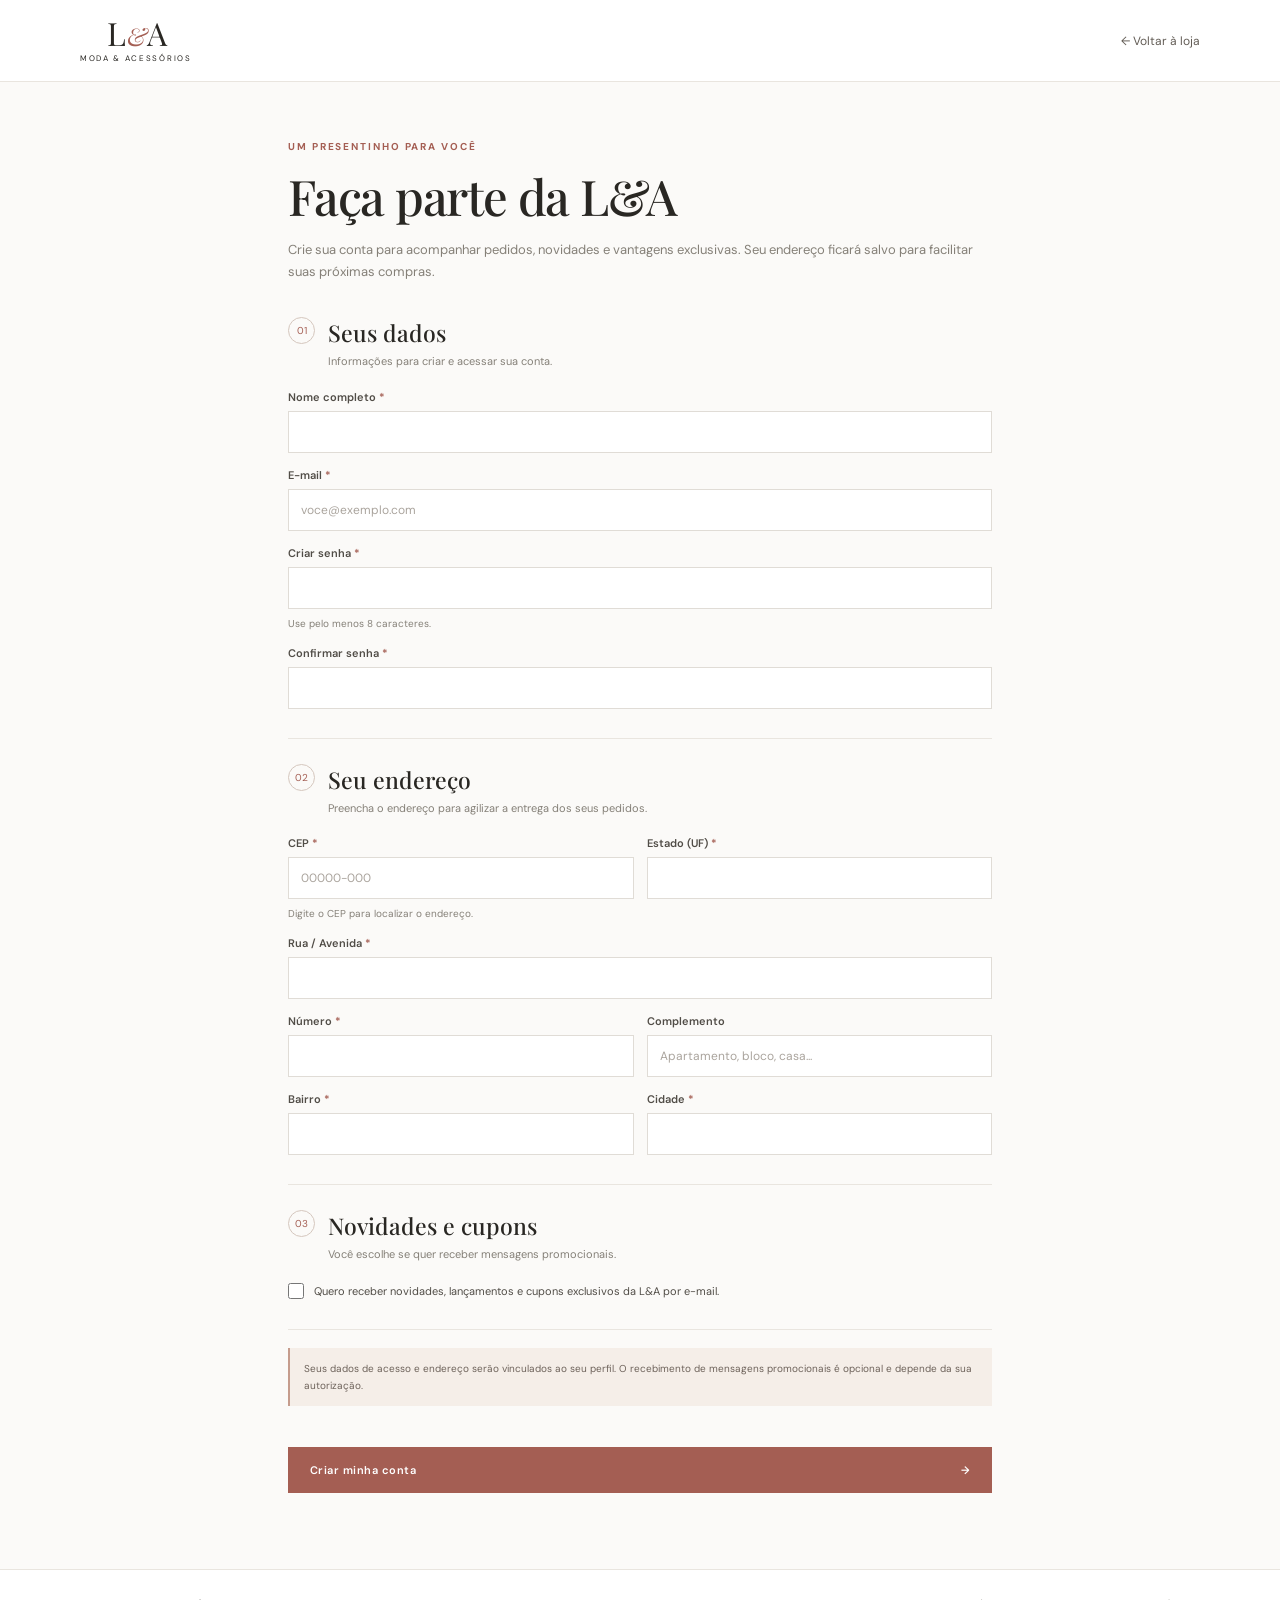
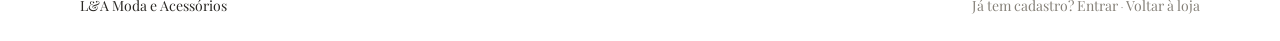
<file: cadastro.html>
<!DOCTYPE html>
<html lang="pt-BR">
<head>
  <meta charset="UTF-8">
  <meta name="viewport" content="width=device-width, initial-scale=1.0">
  <meta name="theme-color" content="#f7f4ef">
  <meta name="description" content="Cadastre-se na L&A Moda e Acessórios para acompanhar novidades e cupons exclusivos.">
  <title>Cadastro | L&A Moda e Acessórios</title>
  <link rel="preconnect" href="https://fonts.googleapis.com">
  <link rel="preconnect" href="https://fonts.gstatic.com" crossorigin>
  <link href="https://fonts.googleapis.com/css2?family=DM+Sans:wght@400;500;600;700&family=Playfair+Display:wght@500;600;700&display=swap" rel="stylesheet">
  <link rel="stylesheet" href="style.css?v=site-font-size-plus-one-1">
  <script type="module" src="cadastro.js"></script>
</head>
<body class="checkout-page registration-page">
  <header class="checkout-header">
    <a class="brand" href="index.html" aria-label="L&A Moda e Acessórios — início">
      <span class="brand-mark">L<span>&</span>A</span>
      <span class="brand-caption">MODA & ACESSÓRIOS</span>
    </a>
    <a class="checkout-back" href="index.html">← <span>Voltar à loja</span></a>
  </header>
  <main class="checkout-main registration-main">
    <p class="eyebrow">UM PRESENTINHO PARA VOCÊ</p>
    <h1>Faça parte da L&A</h1>
    <p class="checkout-intro">Crie sua conta para acompanhar pedidos, novidades e vantagens exclusivas. Seu endereço ficará salvo para facilitar suas próximas compras.</p>
    <form class="checkout-form registration-form" id="registration-form">
      <section class="checkout-section" aria-labelledby="registration-personal-heading">
        <div class="checkout-section-heading">
          <span class="section-number">01</span>
          <div><h2 id="registration-personal-heading">Seus dados</h2><p>Informações para criar e acessar sua conta.</p></div>
        </div>
        <div class="field-grid">
          <div class="form-field field-full">
            <label for="registration-name">Nome completo <span>*</span></label>
            <input id="registration-name" name="name" autocomplete="name" maxlength="120" required>
          </div>
          <div class="form-field field-full">
            <label for="registration-email">E-mail <span>*</span></label>
            <input id="registration-email" name="email" type="email" inputmode="email" autocomplete="email" placeholder="voce@exemplo.com" required>
          </div>
          <div class="form-field field-full">
            <label for="registration-password">Criar senha <span>*</span></label>
            <input id="registration-password" name="password" type="password" autocomplete="new-password" minlength="8" required aria-describedby="password-hint">
            <small class="field-hint" id="password-hint">Use pelo menos 8 caracteres.</small>
          </div>
          <div class="form-field field-full">
            <label for="registration-password-confirm">Confirmar senha <span>*</span></label>
            <input id="registration-password-confirm" name="password-confirm" type="password" autocomplete="new-password" minlength="8" required>
          </div>
        </div>
      </section>

      <section class="checkout-section" aria-labelledby="registration-address-heading">
        <div class="checkout-section-heading">
          <span class="section-number">02</span>
          <div><h2 id="registration-address-heading">Seu endereço</h2><p>Preencha o endereço para agilizar a entrega dos seus pedidos.</p></div>
        </div>
        <div class="field-grid">
          <div class="form-field">
            <label for="registration-cep">CEP <span>*</span></label>
            <input id="registration-cep" name="cep" inputmode="numeric" autocomplete="postal-code" placeholder="00000-000" maxlength="9" pattern="[0-9]{5}-?[0-9]{3}" required aria-describedby="registration-cep-status">
            <small class="field-hint" id="registration-cep-status" aria-live="polite">Digite o CEP para localizar o endereço.</small>
          </div>
          <div class="form-field">
            <label for="registration-state">Estado (UF) <span>*</span></label>
            <input id="registration-state" name="state" autocomplete="address-level1" maxlength="2" minlength="2" required>
          </div>
          <div class="form-field field-full">
            <label for="registration-street">Rua / Avenida <span>*</span></label>
            <input id="registration-street" name="street" autocomplete="address-line1" maxlength="160" required>
          </div>
          <div class="form-field">
            <label for="registration-number">Número <span>*</span></label>
            <input id="registration-number" name="number" autocomplete="address-line2" maxlength="20" required>
          </div>
          <div class="form-field">
            <label for="registration-complement">Complemento</label>
            <input id="registration-complement" name="complement" maxlength="100" placeholder="Apartamento, bloco, casa...">
          </div>
          <div class="form-field">
            <label for="registration-neighborhood">Bairro <span>*</span></label>
            <input id="registration-neighborhood" name="neighborhood" maxlength="100" required>
          </div>
          <div class="form-field">
            <label for="registration-city">Cidade <span>*</span></label>
            <input id="registration-city" name="city" autocomplete="address-level2" maxlength="100" required>
          </div>
        </div>
      </section>

      <section class="checkout-section" aria-labelledby="registration-preferences-heading">
        <div class="checkout-section-heading">
          <span class="section-number">03</span>
          <div><h2 id="registration-preferences-heading">Novidades e cupons</h2><p>Você escolhe se quer receber mensagens promocionais.</p></div>
        </div>
        <label class="registration-opt-in">
          <input type="checkbox" name="marketing">
          <span>Quero receber novidades, lançamentos e cupons exclusivos da L&A por e-mail.</span>
        </label>
      </section>
      <p class="registration-privacy">Seus dados de acesso e endereço serão vinculados ao seu perfil. O recebimento de mensagens promocionais é opcional e depende da sua autorização.</p>
      <p class="checkout-feedback registration-feedback" id="registration-feedback" role="status" aria-live="polite"></p>
      <button class="button checkout-submit" id="registration-submit" type="submit">Criar minha conta <span aria-hidden="true">→</span></button>
    </form>
  </main>
  <footer class="checkout-footer">
    <a href="index.html">L&A Moda e Acessórios</a>
    <span><a href="login.html">Já tem cadastro? Entrar</a> · <a href="index.html">Voltar à loja</a></span>
  </footer>
</body>
</html>
</file>
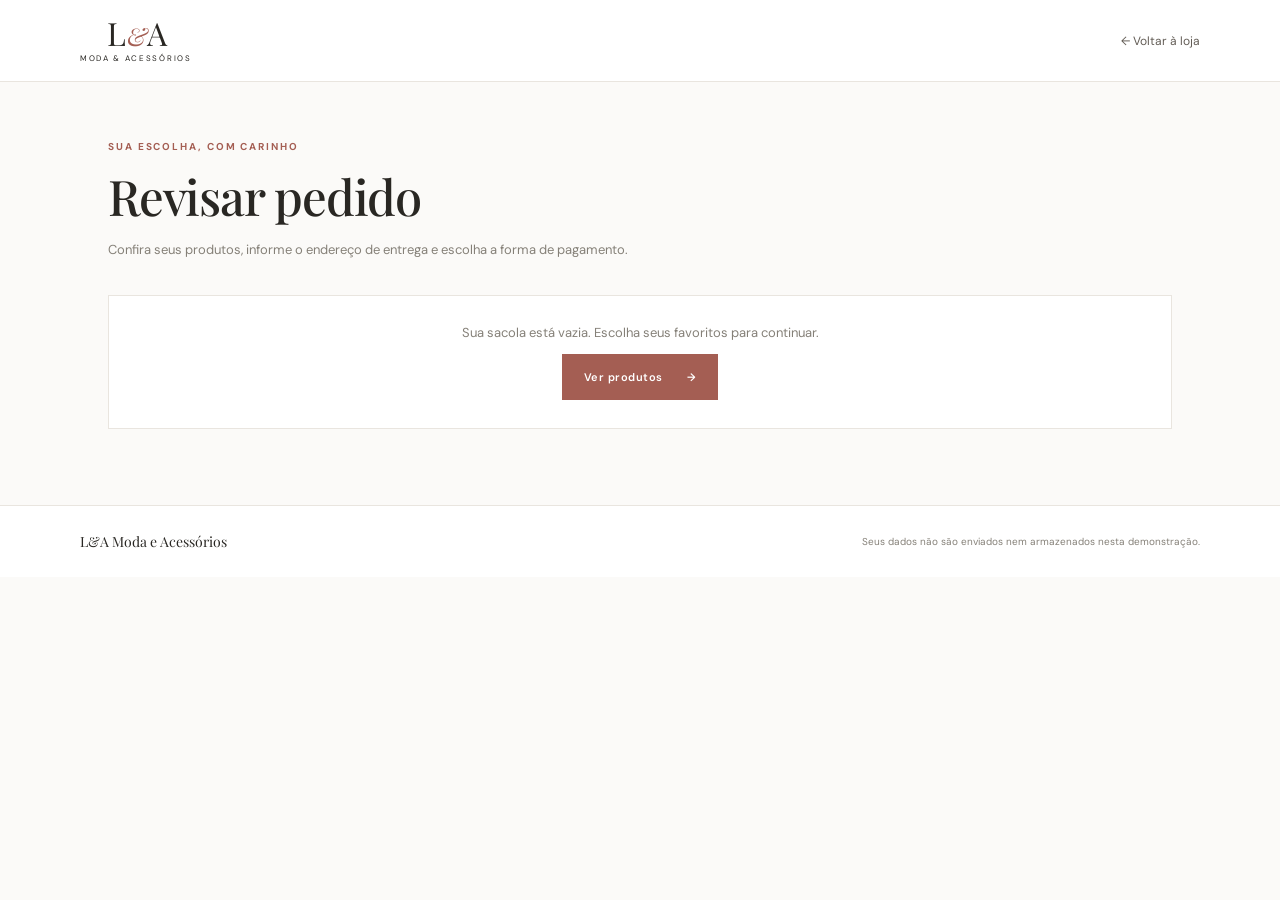
<file: checkout.html>
<!DOCTYPE html>
<html lang="pt-BR">
<head>
  <meta charset="UTF-8">
  <meta name="viewport" content="width=device-width, initial-scale=1.0">
  <meta name="theme-color" content="#f7f4ef">
  <meta name="description" content="Revise seu pedido na L&A Moda e Acessórios.">
  <title>Finalizar pedido | L&A Moda e Acessórios</title>
  <link rel="preconnect" href="https://fonts.googleapis.com">
  <link rel="preconnect" href="https://fonts.gstatic.com" crossorigin>
  <link href="https://fonts.googleapis.com/css2?family=DM+Sans:wght@400;500;600;700&family=Playfair+Display:wght@500;600;700&display=swap" rel="stylesheet">
  <link rel="stylesheet" href="style.css?v=site-font-size-plus-one-1">
  <script src="products.js" defer></script>
  <script src="checkout-utils.js" defer></script>
  <script src="checkout.js?v=checkout-demo-3" defer></script>
  <script type="module" src="checkout-account.js"></script>
</head>
<body class="checkout-page">
  <header class="checkout-header">
    <a class="brand" href="index.html" aria-label="L&A Moda e Acessórios — início">
      <span class="brand-mark">L<span>&</span>A</span>
      <span class="brand-caption">MODA & ACESSÓRIOS</span>
    </a>
    <a class="checkout-back" href="index.html">← <span>Voltar à loja</span></a>
  </header>

  <main class="checkout-main">
    <p class="eyebrow">SUA ESCOLHA, COM CARINHO</p>
    <h1>Revisar pedido</h1>
    <p class="checkout-intro">Confira seus produtos, informe o endereço de entrega e escolha a forma de pagamento.</p>

    <div class="checkout-empty" id="checkout-empty" hidden>
      <p>Sua sacola está vazia. Escolha seus favoritos para continuar.</p>
      <a class="button" href="index.html#colecao">Ver produtos <span aria-hidden="true">→</span></a>
    </div>

    <div class="checkout-layout" id="checkout-layout">
      <form class="checkout-form" id="checkout-form">
        <section class="checkout-section" aria-labelledby="customer-heading">
          <div class="checkout-section-heading">
            <span class="section-number">01</span>
            <div><h2 id="customer-heading">Seus dados</h2><p>Precisamos destas informações para identificar o pedido.</p></div>
          </div>
          <div class="field-grid">
            <div class="form-field field-full">
              <label for="customer-name">Nome completo <span>*</span></label>
              <input id="customer-name" name="name" autocomplete="name" required>
            </div>
            <div class="form-field field-full">
              <label for="customer-cpf">CPF <span>*</span></label>
              <input id="customer-cpf" name="cpf" inputmode="numeric" autocomplete="off" placeholder="000.000.000-00" maxlength="14" required aria-describedby="cpf-error">
              <small class="field-error" id="cpf-error" aria-live="polite"></small>
            </div>
            <div class="form-field field-full">
              <label for="customer-email">E-mail <span>*</span></label>
              <input id="customer-email" name="email" type="email" inputmode="email" autocomplete="email" placeholder="voce@exemplo.com" required>
              <small class="field-hint">Para receber a nota fiscal e atualizações do envio.</small>
            </div>
          </div>
        </section>

        <section class="checkout-section" aria-labelledby="address-heading">
          <div class="checkout-section-heading">
            <span class="section-number">02</span>
            <div><h2 id="address-heading">Endereço de entrega</h2><p>Enviamos de Brasília para todo o Brasil.</p></div>
          </div>
          <div class="field-grid">
            <div class="form-field">
              <label for="customer-cep">CEP <span>*</span></label>
              <input id="customer-cep" name="cep" inputmode="numeric" autocomplete="postal-code" placeholder="00000-000" maxlength="9" pattern="[0-9]{5}-?[0-9]{3}" required aria-describedby="cep-status">
              <small class="field-hint" id="cep-status" aria-live="polite">Informe o CEP para estimar o frete.</small>
            </div>
            <div class="form-field">
              <label for="customer-state">Estado (UF) <span>*</span></label>
              <input id="customer-state" name="state" autocomplete="address-level1" maxlength="2" required>
            </div>
            <div class="form-field field-full">
              <label for="customer-street">Endereço <span>*</span></label>
              <input id="customer-street" name="street" autocomplete="address-line1" required>
            </div>
            <div class="form-field">
              <label for="customer-number">Número <span>*</span></label>
              <input id="customer-number" name="number" autocomplete="address-line2" required>
            </div>
            <div class="form-field">
              <label for="customer-complement">Complemento</label>
              <input id="customer-complement" name="complement" autocomplete="address-line3">
            </div>
            <div class="form-field">
              <label for="customer-neighborhood">Bairro <span>*</span></label>
              <input id="customer-neighborhood" name="neighborhood" required>
            </div>
            <div class="form-field">
              <label for="customer-city">Cidade <span>*</span></label>
              <input id="customer-city" name="city" autocomplete="address-level2" required>
            </div>
          </div>
        </section>

        <section class="checkout-section" aria-labelledby="payment-heading">
          <div class="checkout-section-heading">
            <span class="section-number">03</span>
            <div><h2 id="payment-heading">Forma de pagamento</h2><p>Escolha uma opção para ver o total estimado.</p></div>
          </div>
          <div class="payment-options">
            <label class="payment-option">
              <input type="radio" name="payment" value="pix" checked>
              <span class="payment-radio"></span>
              <span class="payment-option-copy"><strong>PIX</strong><small>À vista, sem juros</small></span>
              <span class="payment-symbol" aria-hidden="true">◇</span>
            </label>
            <label class="payment-option">
              <input type="radio" name="payment" value="credit">
              <span class="payment-radio"></span>
              <span class="payment-option-copy"><strong>Cartão de crédito</strong><small>Em até 12x</small></span>
              <span class="payment-symbol" aria-hidden="true">▤</span>
            </label>
            <div class="installment-field" id="installment-field" hidden>
              <label for="installments">Parcelamento no crédito</label>
              <select id="installments" name="installments"></select>
              <small>De 1x a 3x sem juros. De 4x a 12x com juros de 3% ao mês.</small>
            </div>
            <label class="payment-option">
              <input type="radio" name="payment" value="debit">
              <span class="payment-radio"></span>
              <span class="payment-option-copy"><strong>Cartão de débito</strong><small>À vista, sem juros</small></span>
              <span class="payment-symbol" aria-hidden="true">▤</span>
            </label>
          </div>
          <div class="pix-demo-details" id="pix-demo-details">
            <h3>PIX para demonstração</h3>
            <p>Este QR Code é apenas ilustrativo e não pode ser usado para pagar.</p>
            <div class="pix-qr" role="img" aria-label="QR Code ilustrativo, fictício e não funcional">
              <svg viewBox="0 0 210 210" aria-hidden="true" focusable="false">
                <rect width="210" height="210" fill="#fff"/>
                <path fill="#292622" d="M90 10h10v10H90zM110 10h10v10h-10zM80 20h10v10H80zM100 20h10v10h-10zM120 20h10v10h-10zM90 30h10v10H90zM110 30h10v10h-10zM80 40h10v10H80zM100 40h10v10h-10zM120 40h10v10h-10zM90 50h10v10H90zM110 50h10v10h-10zM80 60h10v10H80zM100 60h10v10h-10zM120 60h10v10h-10zM20 80h10v10H20zM40 80h10v10H40zM60 80h10v10H60zM80 80h10v10H80zM100 80h10v10h-10zM120 80h10v10h-10zM140 80h10v10h-10zM160 80h10v10h-10zM180 80h10v10h-10zM10 90h10v10H10zM30 90h10v10H30zM50 90h10v10H50zM70 90h10v10H70zM90 90h10v10H90zM110 90h10v10h-10zM130 90h10v10h-10zM150 90h10v10h-10zM170 90h10v10h-10zM190 90h10v10h-10zM20 100h10v10H20zM40 100h10v10H40zM60 100h10v10H60zM140 100h10v10h-10zM160 100h10v10h-10zM180 100h10v10h-10zM10 110h10v10H10zM30 110h10v10H30zM50 110h10v10H50zM70 110h10v10H70zM140 110h10v10h-10zM170 110h10v10h-10zM190 110h10v10h-10zM20 120h10v10H20zM40 120h10v10H40zM60 120h10v10H60zM150 120h10v10h-10zM180 120h10v10h-10zM80 140h10v10H80zM100 140h10v10h-10zM120 140h10v10h-10zM140 140h10v10h-10zM160 140h10v10h-10zM180 140h10v10h-10zM80 160h10v10H80zM110 160h10v10h-10zM130 160h10v10h-10zM150 160h10v10h-10zM170 160h10v10h-10zM90 180h10v10H90zM100 180h10v10h-10zM120 180h10v10h-10zM140 180h10v10h-10zM160 180h10v10h-10zM180 180h10v10h-10zM80 190h10v10H80zM110 190h10v10h-10zM130 190h10v10h-10zM150 190h10v10h-10zM190 190h10v10h-10z"/>
                <g fill="#292622">
                  <path fill-rule="evenodd" d="M10 10h70v70H10zm10 10v50h50V20zm10 10h30v30H30zM130 10h70v70h-70zm10 10v50h50V20zm10 10h30v30h-30zM10 130h70v70H10zm10 10v50h50v-50zm10 10h30v30H30z"/>
                </g>
                <rect x="76" y="92" width="58" height="26" rx="3" fill="#fff" stroke="#a45e53" stroke-width="2"/>
                <text x="105" y="110" fill="#a45e53" font-family="Arial, sans-serif" font-size="12" font-weight="700" text-anchor="middle">DEMO</text>
              </svg>
            </div>
            <label class="pix-code-label" for="pix-copy-code">PIX copia e cola (fictício)</label>
            <div class="pix-copy-row">
              <input class="pix-copy-code" id="pix-copy-code" type="text" value="PIX-DEMO-NAO-PAGAR" readonly>
              <button class="button pix-copy-button" id="pix-copy-button" type="button">Copiar código</button>
            </div>
            <p class="pix-copy-status" id="pix-copy-status" role="status" aria-live="polite"></p>
          </div>
          <fieldset class="card-details field-grid" id="card-details" hidden disabled aria-describedby="checkout-demo-note">
            <legend class="visually-hidden">Dados do cartão</legend>
            <div class="form-field field-full">
              <label for="cardholder-name">Nome impresso no cartão <span>*</span></label>
              <input id="cardholder-name" name="cardholder" autocomplete="off" required>
            </div>
            <div class="form-field field-full">
              <label for="card-number">Número do cartão <span>*</span></label>
              <input id="card-number" name="card-number" inputmode="numeric" autocomplete="off" placeholder="0000 0000 0000 0000" maxlength="23" pattern="[0-9 ]{12,23}" required>
            </div>
            <div class="form-field">
              <label for="card-expiry">Validade <span>*</span></label>
              <input id="card-expiry" name="card-expiry" inputmode="numeric" autocomplete="off" placeholder="MM/AA" maxlength="5" pattern="(0[1-9]|1[0-2])/[0-9]{2}" required>
            </div>
            <div class="form-field">
              <label for="card-security-code">Código de segurança <span>*</span></label>
              <input id="card-security-code" name="card-security-code" inputmode="numeric" autocomplete="off" placeholder="CVV" maxlength="4" pattern="[0-9]{3,4}" required>
            </div>
          </fieldset>
          <p class="checkout-demo-note" id="checkout-demo-note">Demonstração: não informe dados reais do cartão. Os dados do cartão e o e-mail não são enviados nem armazenados, e nenhum pagamento ou envio de nota fiscal/rastreio é processado. Para isso, será necessária uma integração segura com um provedor.</p>
        </section>

        <p class="checkout-feedback" id="checkout-feedback" role="status" aria-live="polite"></p>
        <button class="button checkout-submit" id="checkout-submit" type="submit">Revisar e confirmar pedido <span aria-hidden="true">→</span></button>
      </form>

      <aside class="order-summary" aria-labelledby="summary-heading">
        <h2 id="summary-heading">Resumo da compra</h2>
        <div class="summary-products" id="summary-products"></div>
        <div class="summary-divider"></div>
        <div class="summary-price-row"><span>Subtotal dos produtos</span><strong id="summary-subtotal">R$ 0,00</strong></div>
        <div class="summary-price-row"><span>Frete estimado</span><strong id="summary-shipping">Informe o CEP</strong></div>
        <div class="summary-price-row" id="summary-interest-row" hidden><span>Juros do parcelamento</span><strong id="summary-interest">R$ 0,00</strong></div>
        <div class="summary-divider"></div>
        <div class="summary-total"><span>Total estimado</span><strong id="summary-total">R$ 0,00</strong></div>
        <p class="shipping-disclaimer" id="shipping-disclaimer">Frete estimado para envio de Brasília. O valor pode variar conforme peso, dimensões e cotação da transportadora.</p>
        <p class="installment-summary" id="installment-summary"></p>
      </aside>
    </div>
  </main>

  <footer class="checkout-footer">
    <a href="index.html">L&A Moda e Acessórios</a>
    <span>Seus dados não são enviados nem armazenados nesta demonstração.</span>
  </footer>
</body>
</html>
</file>
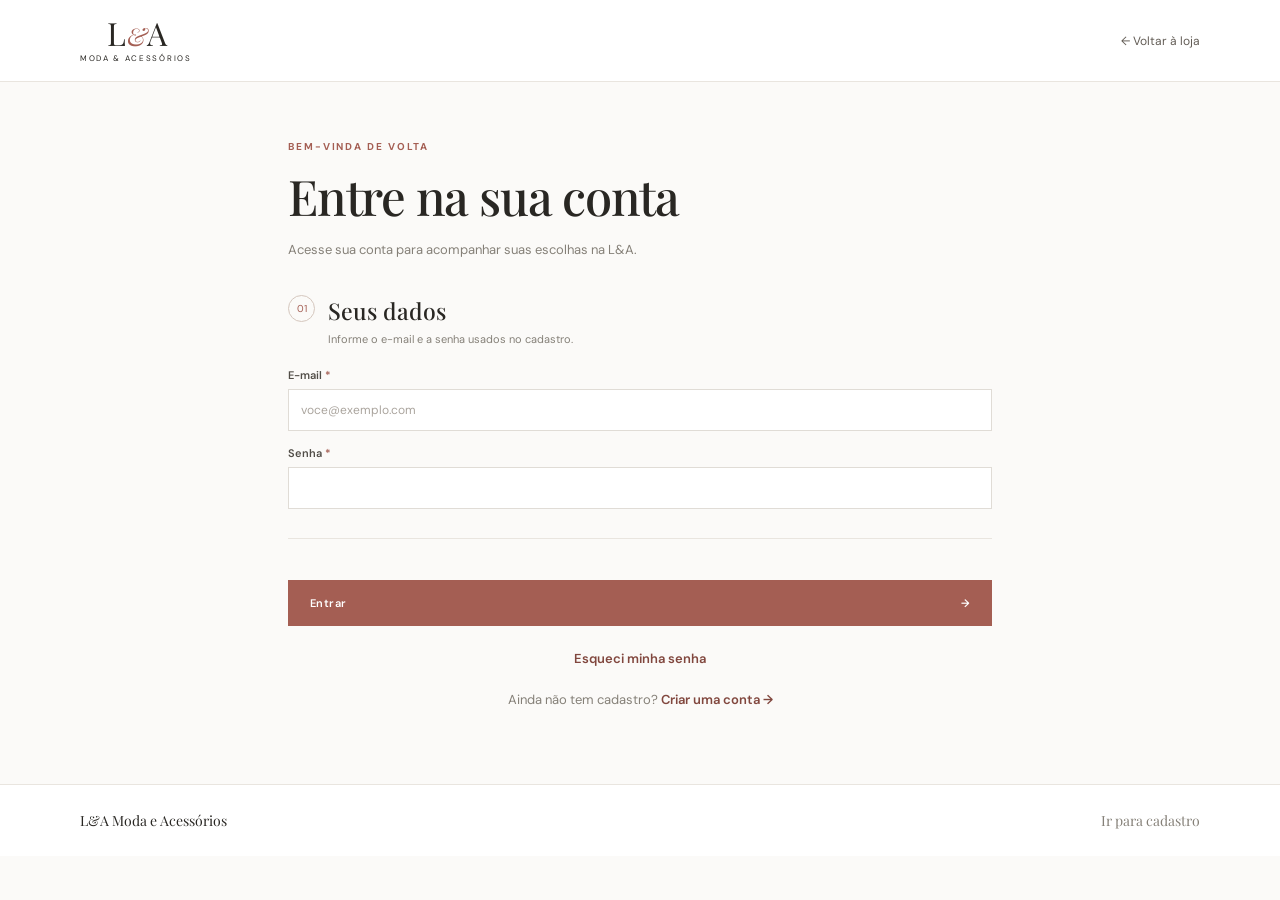
<file: login.html>
<!DOCTYPE html>
<html lang="pt-BR">
<head>
  <meta charset="UTF-8">
  <meta name="viewport" content="width=device-width, initial-scale=1.0">
  <meta name="theme-color" content="#f7f4ef">
  <meta name="description" content="Acesse sua conta na L&A Moda e Acessórios.">
  <title>Login | L&A Moda e Acessórios</title>
  <link rel="preconnect" href="https://fonts.googleapis.com">
  <link rel="preconnect" href="https://fonts.gstatic.com" crossorigin>
  <link href="https://fonts.googleapis.com/css2?family=DM+Sans:wght@400;500;600;700&family=Playfair+Display:wght@500;600;700&display=swap" rel="stylesheet">
  <link rel="stylesheet" href="style.css?v=site-font-size-plus-one-1">
  <script type="module" src="login.js"></script>
</head>
<body class="checkout-page registration-page login-page">
  <header class="checkout-header">
    <a class="brand" href="index.html" aria-label="L&A Moda e Acessórios — início">
      <span class="brand-mark">L<span>&</span>A</span>
      <span class="brand-caption">MODA & ACESSÓRIOS</span>
    </a>
    <a class="checkout-back" href="index.html">← <span>Voltar à loja</span></a>
  </header>
  <main class="checkout-main registration-main">
    <p class="eyebrow">BEM-VINDA DE VOLTA</p>
    <h1>Entre na sua conta</h1>
    <p class="checkout-intro">Acesse sua conta para acompanhar suas escolhas na L&A.</p>
    <form class="checkout-form login-form" id="login-form">
      <section class="checkout-section" aria-labelledby="login-details-heading">
        <div class="checkout-section-heading">
          <span class="section-number">01</span>
          <div><h2 id="login-details-heading">Seus dados</h2><p>Informe o e-mail e a senha usados no cadastro.</p></div>
        </div>
        <div class="field-grid">
          <div class="form-field field-full">
            <label for="login-email">E-mail <span>*</span></label>
            <input id="login-email" name="email" type="email" inputmode="email" autocomplete="username" placeholder="voce@exemplo.com" required>
          </div>
          <div class="form-field field-full">
            <label for="login-password">Senha <span>*</span></label>
            <input id="login-password" name="password" type="password" autocomplete="current-password" required>
          </div>
        </div>
      </section>
      <p class="checkout-feedback registration-feedback" id="login-feedback" role="status" aria-live="polite"></p>
      <button class="button checkout-submit" id="login-submit" type="submit">Entrar <span aria-hidden="true">→</span></button>
      <p class="login-signup"><a href="#" id="forgot-password">Esqueci minha senha</a></p>
    </form>
    <p class="login-signup">Ainda não tem cadastro? <a href="cadastro.html">Criar uma conta <span aria-hidden="true">→</span></a></p>
  </main>
  <footer class="checkout-footer">
    <a href="index.html">L&A Moda e Acessórios</a>
    <span><a href="cadastro.html">Ir para cadastro</a></span>
  </footer>
</body>
</html>
</file>
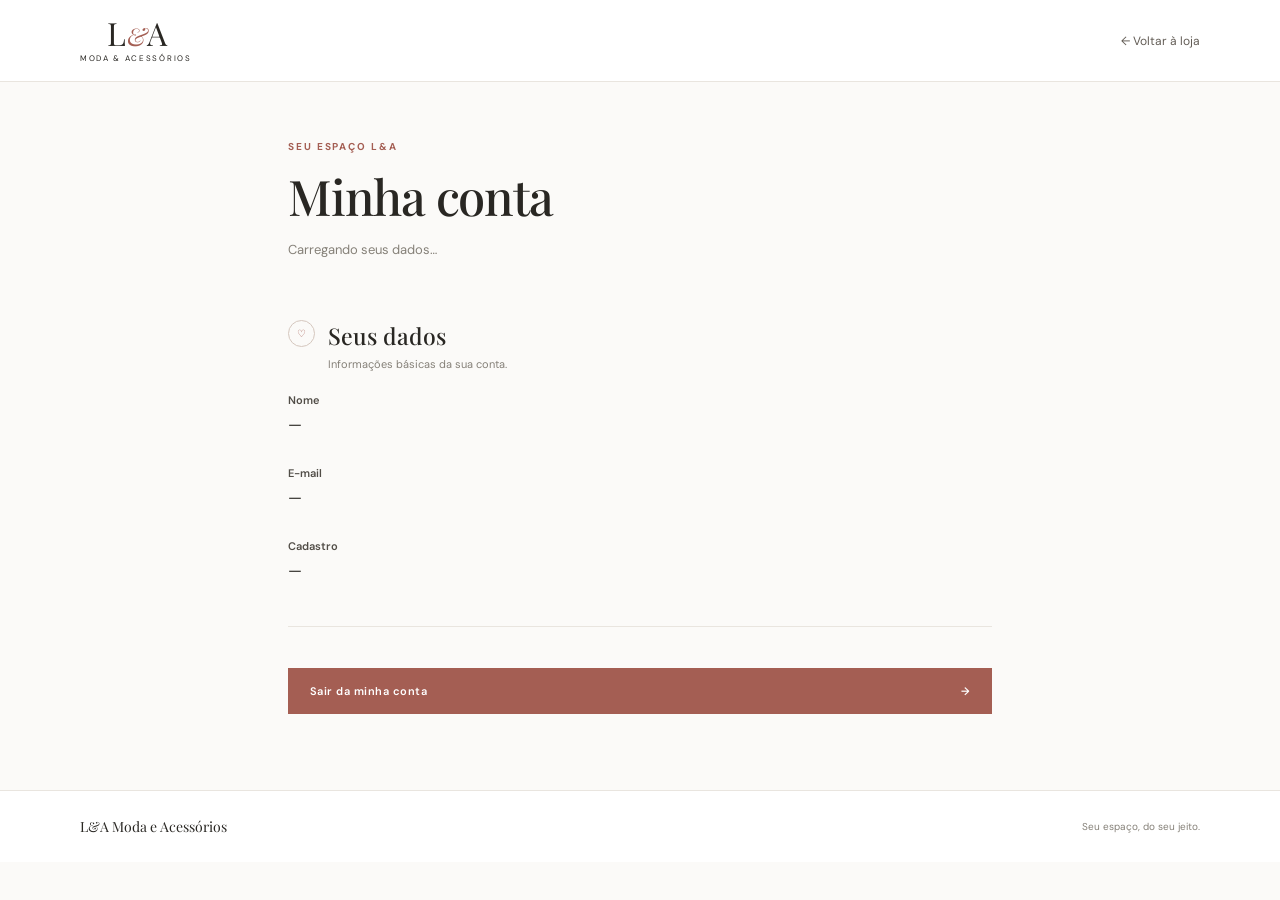
<file: minha-conta.html>
<!DOCTYPE html>
<html lang="pt-BR">
<head>
  <meta charset="UTF-8">
  <meta name="viewport" content="width=device-width, initial-scale=1.0">
  <meta name="theme-color" content="#f7f4ef">
  <title>Minha conta | L&A Moda e Acessórios</title>
  <link rel="preconnect" href="https://fonts.googleapis.com">
  <link rel="preconnect" href="https://fonts.gstatic.com" crossorigin>
  <link href="https://fonts.googleapis.com/css2?family=DM+Sans:wght@400;500;600;700&family=Playfair+Display:wght@500;600;700&display=swap" rel="stylesheet">
  <link rel="stylesheet" href="style.css?v=site-font-size-plus-one-1">
  <script type="module" src="minha-conta.js"></script>
</head>
<body class="checkout-page registration-page">
  <header class="checkout-header">
    <a class="brand" href="index.html" aria-label="L&A Moda e Acessórios — início">
      <span class="brand-mark">L<span>&</span>A</span>
      <span class="brand-caption">MODA & ACESSÓRIOS</span>
    </a>
    <a class="checkout-back" href="index.html">← <span>Voltar à loja</span></a>
  </header>
  <main class="checkout-main registration-main">
    <p class="eyebrow">SEU ESPAÇO L&A</p>
    <h1>Minha conta</h1>
    <p class="checkout-intro" id="account-intro">Carregando seus dados…</p>
    <section class="checkout-section">
      <div class="checkout-section-heading">
        <span class="section-number">♡</span>
        <div><h2>Seus dados</h2><p>Informações básicas da sua conta.</p></div>
      </div>
      <div class="field-grid">
        <div class="form-field field-full"><label>Nome</label><p id="account-name">—</p></div>
        <div class="form-field field-full"><label>E-mail</label><p id="account-email">—</p></div>
        <div class="form-field field-full"><label>Cadastro</label><p id="account-created">—</p></div>
      </div>
    </section>
    <p class="checkout-feedback registration-feedback" id="account-feedback" role="status" aria-live="polite"></p>
    <button class="button checkout-submit" id="logout-button" type="button">Sair da minha conta <span aria-hidden="true">→</span></button>
  </main>
  <footer class="checkout-footer"><a href="index.html">L&A Moda e Acessórios</a><span>Seu espaço, do seu jeito.</span></footer>
</body>
</html>
</file>
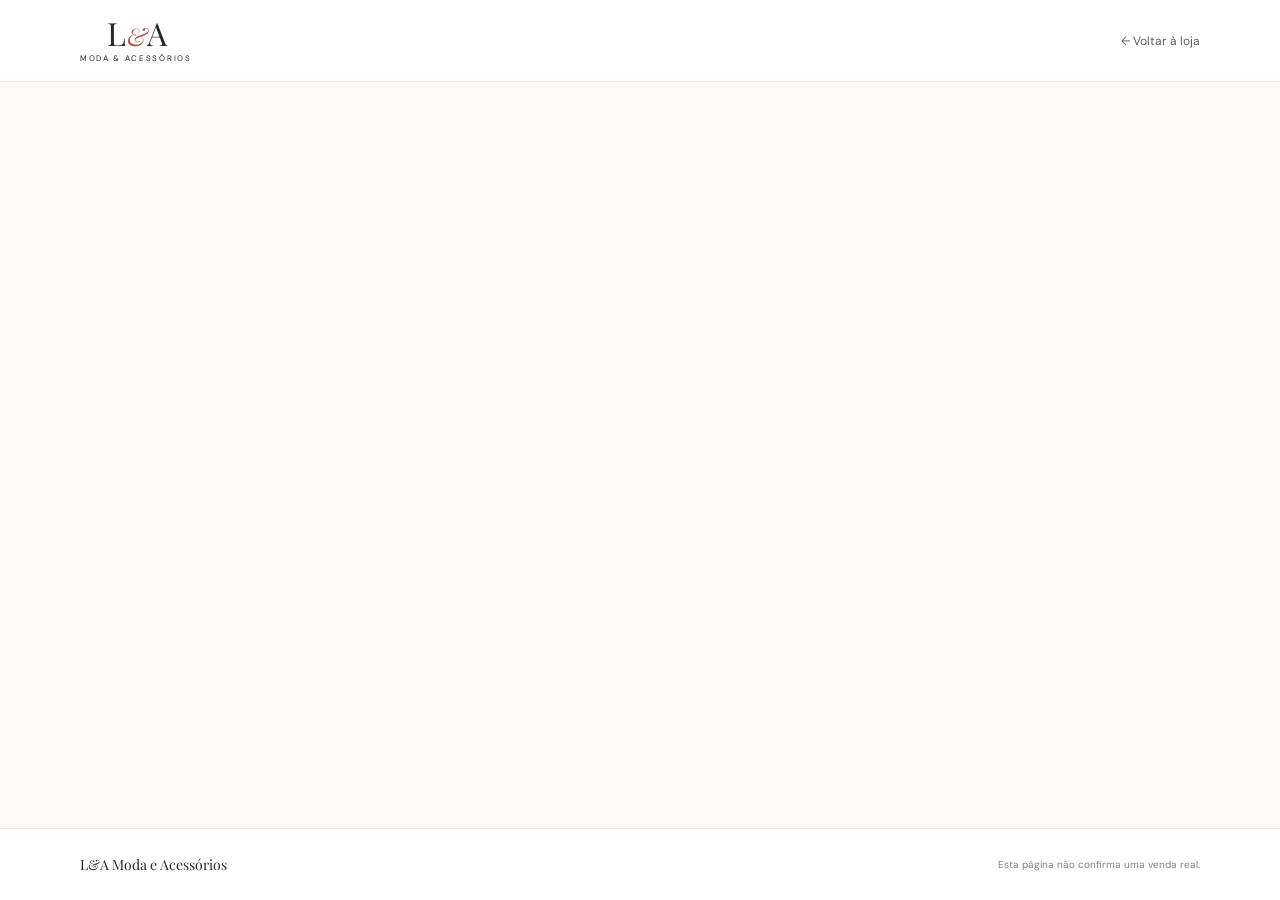
<file: pedido-confirmado.html>
<!DOCTYPE html>
<html lang="pt-BR">
<head>
  <meta charset="UTF-8">
  <meta name="viewport" content="width=device-width, initial-scale=1.0">
  <meta name="theme-color" content="#f7f4ef">
  <meta name="description" content="Resumo da sua compra na L&A Moda e Acessórios.">
  <title>Resumo do pedido | L&A Moda e Acessórios</title>
  <link rel="preconnect" href="https://fonts.googleapis.com">
  <link rel="preconnect" href="https://fonts.gstatic.com" crossorigin>
  <link href="https://fonts.googleapis.com/css2?family=DM+Sans:wght@400;500;600;700&family=Playfair+Display:wght@500;600;700&display=swap" rel="stylesheet">
  <link rel="stylesheet" href="style.css?v=site-font-size-plus-one-1">
  <script src="checkout-utils.js" defer></script>
  <script type="module" src="pedido-confirmado.js?v=demo-email-integration-1"></script>
</head>
<body class="checkout-page">
  <header class="checkout-header">
    <a class="brand" href="index.html" aria-label="L&A Moda e Acessórios — início">
      <span class="brand-mark">L<span>&</span>A</span>
      <span class="brand-caption">MODA & ACESSÓRIOS</span>
    </a>
    <a class="checkout-back" href="index.html">← <span>Voltar à loja</span></a>
  </header>
  <main class="confirmation-main">
    <section class="confirmation-card" id="confirmation-card" hidden>
      <span class="confirmation-icon" aria-hidden="true">✓</span>
      <p class="eyebrow">RESUMO DA COMPRA</p>
      <h1>Prévia do seu pedido</h1>
      <p class="confirmation-thanks">Agradecemos pela preferência! Confira abaixo o resumo do seu pedido.</p>
      <p class="confirmation-disclaimer">Esta é uma demonstração. Nenhum pedido foi enviado à loja e nenhum pagamento foi processado.</p>
      <div class="confirmation-meta">
        <p><span>Número do pedido</span><strong id="confirmation-order-number"></strong></p>
        <p><span>Data</span><strong id="confirmation-order-date"></strong></p>
      </div>
      <section class="confirmation-customer" aria-labelledby="confirmation-customer-heading">
        <h2 id="confirmation-customer-heading">Dados utilizados no checkout</h2>
        <p><strong>Cliente:</strong> <span id="confirmation-customer-name"></span></p>
        <p><strong>E-mail:</strong> <span id="confirmation-customer-email"></span></p>
        <p><strong>Entrega:</strong> <span id="confirmation-customer-address"></span></p>
      </section>
      <div class="confirmation-details">
        <div class="summary-products" id="confirmation-products"></div>
        <div class="summary-divider"></div>
        <div class="summary-price-row"><span>Subtotal dos produtos</span><strong id="confirmation-subtotal"></strong></div>
        <div class="summary-price-row"><span>Frete estimado</span><strong id="confirmation-shipping"></strong></div>
        <div class="summary-price-row" id="confirmation-interest-row" hidden><span>Juros do parcelamento</span><strong id="confirmation-interest"></strong></div>
        <div class="summary-divider"></div>
        <div class="summary-price-row"><span>Pagamento escolhido</span><strong id="confirmation-payment"></strong></div>
        <div class="summary-total"><span>Total estimado</span><strong id="confirmation-total"></strong></div>
      </div>
      <section class="demo-invoice" aria-labelledby="demo-invoice-heading">
        <p class="eyebrow">COMPROVANTE DEMONSTRATIVO</p>
        <h2 id="demo-invoice-heading">L&A Moda & Acessórios</h2>
        <p>Número: <strong id="confirmation-invoice-number"></strong></p>
        <p class="demo-invoice-warning">SEM VALOR FISCAL — NÃO É NOTA FISCAL ELETRÔNICA.</p>
      </section>
      <section class="email-preview" aria-labelledby="email-preview-heading">
        <p class="eyebrow">MENSAGEM DE AGRADECIMENTO</p>
        <h2 id="email-preview-heading">Envio do e-mail</h2>
        <p class="email-preview-recipient">Destinatário: <strong id="confirmation-email-recipient"></strong></p>
        <p class="email-preview-status" id="confirmation-email-status" role="status" aria-live="polite"></p>
        <button class="button" id="confirmation-email-retry" type="button" hidden>Tentar enviar novamente</button>
        <pre id="confirmation-email-preview"></pre>
      </section>
      <a class="button confirmation-button" href="index.html#colecao">Continuar comprando <span aria-hidden="true">→</span></a>
    </section>
    <section class="confirmation-card confirmation-error" id="confirmation-error" hidden>
      <p class="eyebrow">RESUMO INDISPONÍVEL</p>
      <h1>Não encontramos os detalhes da compra.</h1>
      <p>Volte à loja e revise os produtos na sacola.</p>
      <a class="button" href="index.html#colecao">Voltar à loja <span aria-hidden="true">→</span></a>
    </section>
  </main>
  <footer class="checkout-footer">
    <a href="index.html">L&A Moda e Acessórios</a>
    <span>Esta página não confirma uma venda real.</span>
  </footer>
</body>
</html>
</file>
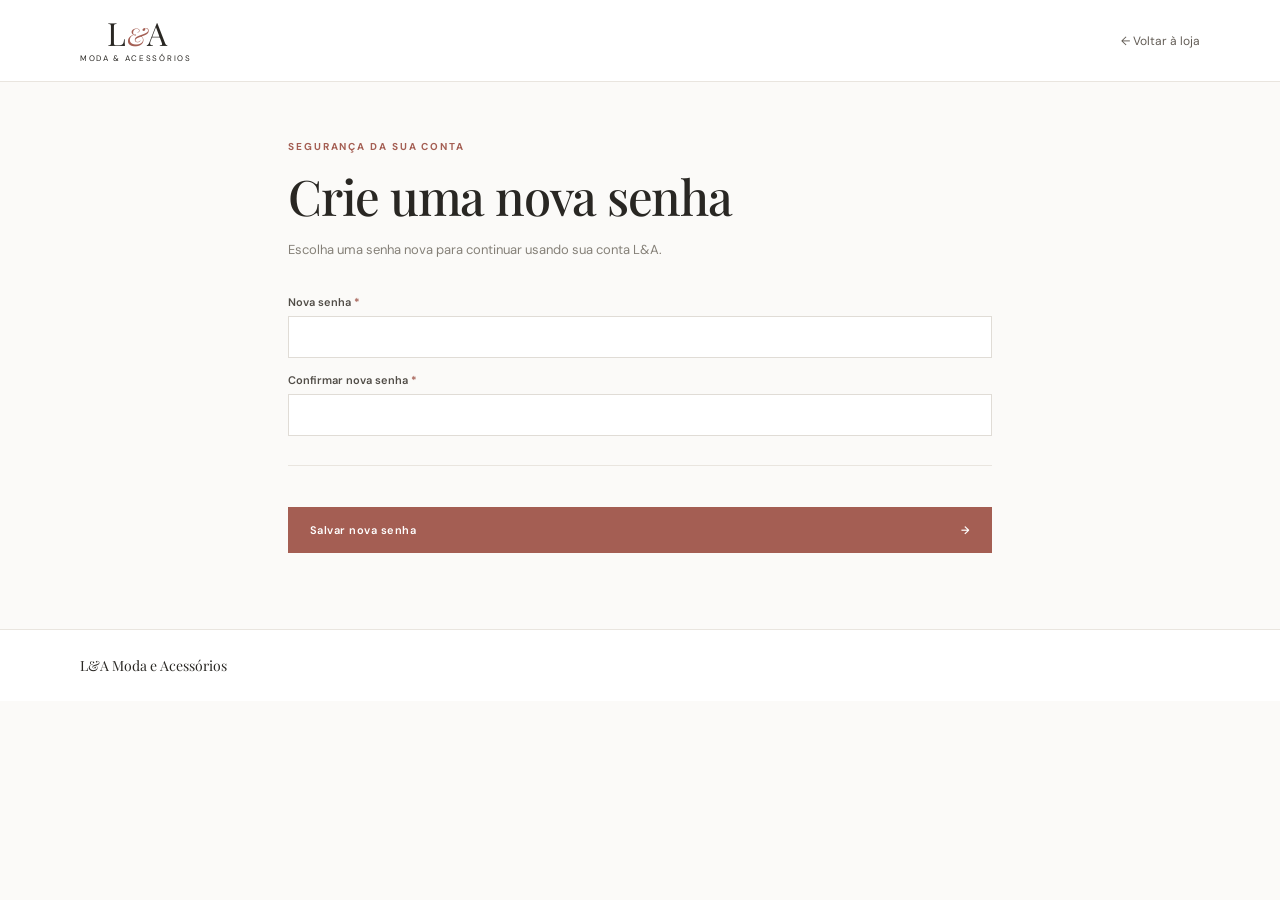
<file: redefinir-senha.html>
<!DOCTYPE html>
<html lang="pt-BR">
<head>
  <meta charset="UTF-8">
  <meta name="viewport" content="width=device-width, initial-scale=1.0">
  <meta name="theme-color" content="#f7f4ef">
  <title>Redefinir senha | L&A Moda e Acessórios</title>
  <link rel="preconnect" href="https://fonts.googleapis.com">
  <link rel="preconnect" href="https://fonts.gstatic.com" crossorigin>
  <link href="https://fonts.googleapis.com/css2?family=DM+Sans:wght@400;500;600;700&family=Playfair+Display:wght@500;600;700&display=swap" rel="stylesheet">
  <link rel="stylesheet" href="style.css?v=site-font-size-plus-one-1">
  <script type="module" src="redefinir-senha.js"></script>
</head>
<body class="checkout-page registration-page">
  <header class="checkout-header">
    <a class="brand" href="index.html" aria-label="L&A Moda e Acessórios — início">
      <span class="brand-mark">L<span>&</span>A</span>
      <span class="brand-caption">MODA & ACESSÓRIOS</span>
    </a>
    <a class="checkout-back" href="index.html">← <span>Voltar à loja</span></a>
  </header>
  <main class="checkout-main registration-main">
    <p class="eyebrow">SEGURANÇA DA SUA CONTA</p>
    <h1>Crie uma nova senha</h1>
    <p class="checkout-intro">Escolha uma senha nova para continuar usando sua conta L&A.</p>
    <form class="checkout-form" id="reset-form">
      <section class="checkout-section">
        <div class="field-grid">
          <div class="form-field field-full">
            <label for="new-password">Nova senha <span>*</span></label>
            <input id="new-password" type="password" autocomplete="new-password" minlength="8" required>
          </div>
          <div class="form-field field-full">
            <label for="confirm-password">Confirmar nova senha <span>*</span></label>
            <input id="confirm-password" type="password" autocomplete="new-password" minlength="8" required>
          </div>
        </div>
      </section>
      <p class="checkout-feedback registration-feedback" id="reset-feedback" role="status" aria-live="polite"></p>
      <button class="button checkout-submit" id="reset-submit" type="submit">Salvar nova senha <span aria-hidden="true">→</span></button>
    </form>
  </main>
  <footer class="checkout-footer"><a href="index.html">L&A Moda e Acessórios</a></footer>
</body>
</html>
</file>
<file: style.css>
:root {
  --ink: #292723;
  --muted: #858078;
  --paper: #f7f4ef;
  --white: #fff;
  --line: #e9e5df;
  --rose: #a45e53;
  --rose-dark: #81473e;
  --serif: "Playfair Display", Georgia, serif;
  --sans: "DM Sans", Arial, sans-serif;
}

* { box-sizing: border-box; }
html { scroll-behavior: smooth; }
body { margin: 0; color: var(--ink); background: var(--white); font-family: var(--sans); -webkit-font-smoothing: antialiased; }
button, input { font: inherit; }
button, a { -webkit-tap-highlight-color: transparent; }
a { color: inherit; text-decoration: none; }
button { color: inherit; }
.announcement { min-height: 34px; display: flex; align-items: center; justify-content: center; gap: 7px; padding: 7px 16px; background: #37342f; color: #fff; font-size: 11px; letter-spacing: .075em; text-align: center; }
.announcement span { color: #d3a29a; }
.announcement strong { color: #e9c5bc; font-weight: 600; }
.site-header { position: sticky; top: 0; z-index: 20; height: 83px; padding: 0 7.2%; display: flex; align-items: center; justify-content: space-between; gap: 36px; border-bottom: 1px solid #f1efeb; background: #fff; }
.brand { flex: 0 0 176px; display: inline-flex; flex-direction: column; align-items: center; width: fit-content; }
.brand-mark { font-family: var(--serif); font-size: 32px; letter-spacing: -.08em; line-height: .96; }
.brand-mark span { padding: 0 3px; color: var(--rose); font-size: 25px; font-style: italic; }
.brand-caption { margin-top: 5px; font-size: 8px; letter-spacing: .21em; }
.main-nav { display: flex; align-items: center; gap: clamp(20px, 3vw, 43px); }
.main-nav a { color: #55514b; font-size: 12px; transition: color .2s; }
.main-nav .login-nav-link { font-weight: 700; }
.main-nav a:hover, .text-link:hover { color: var(--rose); }
.header-actions { display: flex; align-items: center; gap: 21px; }
.search-box { display: flex; align-items: center; gap: 8px; width: 184px; border-bottom: 1px solid #dcd8d2; padding: 7px 0; }
.search-box svg, .icon-button svg { width: 18px; height: 18px; fill: none; stroke: currentColor; stroke-width: 1.5; stroke-linecap: round; stroke-linejoin: round; }
.search-box input { min-width: 0; width: 100%; padding: 0; border: 0; outline: 0; background: transparent; font-size: 11px; }
.search-box input::placeholder { color: #99958e; }
.icon-button { position: relative; display: inline-grid; place-items: center; width: 38px; height: 38px; padding: 0; border: 0; background: transparent; cursor: pointer; }
.cart-count { position: absolute; top: 0; right: 0; min-width: 16px; height: 16px; padding: 0 4px; display: grid; place-items: center; border-radius: 50%; background: var(--rose); color: #fff; font-size: 10px; }

.hero { position: relative; min-height: min(590px, 57vw); height: 590px; max-height: 75vh; overflow: hidden; background: #b0a69a; color: #fff; }
.hero-image, .hero-shade { position: absolute; inset: 0; width: 100%; height: 100%; }
.hero-image { object-fit: cover; object-position: center 38%; }
.hero-shade { background: linear-gradient(90deg, rgba(28,26,23,.64) 0%, rgba(35,31,27,.34) 42%, rgba(35,31,27,.03) 100%); }
.hero-copy { position: absolute; top: 50%; left: 13.2%; transform: translateY(-49%); }
.eyebrow { margin: 0 0 15px; color: var(--rose); font-size: 10px; font-weight: 700; letter-spacing: .19em; }
.hero-eyebrow { color: #f3d9d2; }
h1, h2, p { margin-top: 0; }
.hero h1 { margin: 0 0 15px; font-family: var(--serif); font-size: clamp(49px, calc(6vw + 1px), 78px); font-weight: 500; line-height: 1.04; letter-spacing: -.035em; }
.hero h1 em, .section-heading h2 em, .story-copy h2 em { font-weight: 500; }
.hero-copy > p:not(.eyebrow) { margin-bottom: 27px; color: rgba(255,255,255,.86); font-size: 13px; }
.button { min-height: 46px; display: inline-flex; align-items: center; justify-content: center; gap: 24px; padding: 0 22px; border: 0; background: var(--rose); color: #fff; font-size: 11px; font-weight: 600; letter-spacing: .045em; cursor: pointer; transition: background .2s, transform .2s; }
.button:hover { background: var(--rose-dark); transform: translateY(-1px); }
.button-light { background: #fff; color: var(--ink); }
.button-light:hover { background: #f2e9e5; }
.hero-pagination { position: absolute; bottom: 30px; left: 50%; display: flex; gap: 7px; transform: translateX(-50%); }
.hero-pagination span { width: 5px; height: 5px; border: 1px solid #fff; border-radius: 50%; }
.hero-pagination .active { background: #fff; }
.hero-note { position: absolute; right: 7%; bottom: 20px; margin: 0; color: rgba(255,255,255,.72); font-size: 9px; letter-spacing: .16em; }

.benefits { display: flex; justify-content: center; gap: clamp(42px, 9vw, 145px); padding: 25px 20px; border-bottom: 1px solid #f1efeb; }
.benefits > div { display: flex; align-items: center; gap: 12px; }
.benefit-icon { color: var(--rose); font-family: var(--serif); font-size: 25px; }
.benefits p { display: flex; flex-direction: column; gap: 4px; margin: 0; }
.benefits strong { font-size: 11px; font-weight: 600; }
.benefits small { color: var(--muted); font-size: 10px; }

.section-wrap { max-width: 1240px; margin: 0 auto; padding: 90px 38px 96px; }
.section-heading { display: flex; align-items: end; justify-content: space-between; }
.section-heading .eyebrow { margin-bottom: 10px; }
.section-heading h2, .story-copy h2, .newsletter h2 { margin: 0; font-family: var(--serif); font-size: clamp(33px, calc(3.8vw + 1px), 44px); font-weight: 500; letter-spacing: -.025em; line-height: 1.16; }
.text-link { display: inline-flex; align-items: center; gap: 11px; color: #5a554e; font-size: 11px; transition: color .2s; }
.category-tabs { display: flex; gap: 25px; margin: 34px 0 23px; border-bottom: 1px solid var(--line); }
.category-tab { position: relative; padding: 0 0 13px; border: 0; background: none; color: #87827b; font-size: 11px; cursor: pointer; }
.category-tab.active { color: var(--ink); }
.category-tab.active::after { position: absolute; right: 0; bottom: -1px; left: 0; height: 2px; background: var(--rose); content: ""; }
.product-grid { display: grid; grid-template-columns: repeat(4, minmax(0, 1fr)); gap: 36px 20px; }
.product-card { min-width: 0; }
.product-image-wrap { position: relative; overflow: hidden; aspect-ratio: 3 / 3.75; background: #f1efeb; }
.product-image { display: block; width: 100%; height: 100%; object-fit: cover; transition: transform .45s; }
.product-card:hover .product-image { transform: scale(1.035); }
.product-badge { position: absolute; top: 12px; left: 12px; padding: 7px 9px; background: #fff; color: #524d46; font-size: 9px; letter-spacing: .08em; }
.add-button { position: absolute; right: 10px; bottom: 10px; left: 10px; min-height: 39px; border: 0; background: rgba(255,255,255,.94); color: var(--ink); font-size: 10px; letter-spacing: .04em; cursor: pointer; transform: translateY(54px); transition: transform .22s, background .2s; }
.product-card:hover .add-button, .add-button:focus-visible { transform: translateY(0); }
.add-button:hover { background: var(--rose); color: #fff; }
.product-info { padding-top: 13px; }
.product-category { margin: 0 0 5px; color: #918a82; font-size: 9px; letter-spacing: .12em; text-transform: uppercase; }
.product-name { margin: 0 0 7px; font-size: 12px; font-weight: 500; }
.product-price { margin: 0; font-size: 12px; font-weight: 600; }
.product-price del { padding-left: 6px; color: #99938b; font-size: 10px; font-weight: 400; }
.empty-state { padding: 35px 0; color: var(--muted); text-align: center; font-size: 14px; }

.story { display: grid; grid-template-columns: 1fr 1fr; min-height: 470px; background: var(--paper); scroll-margin-top: 83px; }
.story-image-wrap { position: relative; min-height: 470px; overflow: hidden; }
.story-image-wrap img { width: 100%; height: 100%; position: absolute; object-fit: cover; object-position: center 38%; }
.story-stamp { position: absolute; right: 35px; bottom: 30px; display: grid; place-content: center; width: 93px; height: 93px; border: 1px solid rgba(255,255,255,.8); border-radius: 50%; color: #fff; font-family: var(--serif); font-size: 22px; line-height: 1; text-align: center; }
.story-stamp small { padding-top: 6px; font-family: var(--sans); font-size: 7px; letter-spacing: .1em; }
.story-copy { align-self: center; max-width: 500px; padding: 65px clamp(35px, 8vw, 120px); }
.story-copy h2 { margin-bottom: 21px; font-size: clamp(37px, calc(4vw + 1px), 49px); }
.story-copy > p:not(.eyebrow) { max-width: 340px; margin-bottom: 25px; color: #777168; font-size: 12px; line-height: 1.9; }

.newsletter { padding: 72px 20px 75px; background: #f5eee8; text-align: center; }
.newsletter .eyebrow { margin-bottom: 11px; }
.newsletter h2 { font-size: 36px; }
.newsletter > p:not(.eyebrow):not(.newsletter-message) { margin: 13px 0 22px; color: #777168; font-size: 11px; }
.newsletter-form { display: flex; max-width: 405px; height: 44px; margin: 0 auto; border-bottom: 1px solid #bcb2a8; }
.newsletter-form input { flex: 1; min-width: 0; padding: 0 8px; border: 0; outline: none; background: transparent; font-size: 11px; }
.newsletter-form button { padding: 0 8px; border: 0; background: transparent; color: var(--rose-dark); font-size: 11px; cursor: pointer; }
.newsletter-message { min-height: 14px; margin: 10px 0 0; color: var(--rose-dark); font-size: 11px; }
.site-footer { min-height: 118px; display: flex; align-items: center; justify-content: space-between; padding: 22px 8%; }
.footer-brand { flex-basis: auto; }
.site-footer > p { margin: 0; color: #777168; font-family: var(--serif); font-size: 17px; font-style: italic; }
.site-footer > p span { color: var(--rose); }
.site-footer > small { color: #89847d; font-size: 10px; }

.drawer-backdrop { position: fixed; z-index: 8; inset: 0; visibility: hidden; background: rgba(31,29,26,.42); opacity: 0; transition: opacity .25s, visibility .25s; }
.drawer-backdrop.open { visibility: visible; opacity: 1; }
.cart-drawer { position: fixed; z-index: 9; top: 0; right: 0; bottom: 0; display: flex; flex-direction: column; width: min(440px, 100%); padding: 30px; background: #fff; transform: translateX(102%); transition: transform .3s ease; }
.cart-drawer.open { transform: translateX(0); }
.drawer-heading { display: flex; align-items: center; justify-content: space-between; padding-bottom: 21px; border-bottom: 1px solid var(--line); }
.drawer-heading .eyebrow { margin-bottom: 7px; font-size: 9px; }
.drawer-heading h2 { margin: 0; font-family: var(--serif); font-size: 26px; font-weight: 500; }
.drawer-heading h2 span { color: var(--muted); font-family: var(--sans); font-size: 12px; }
.close-drawer { font-size: 28px; font-weight: 300; }
.cart-items { flex: 1; overflow-y: auto; }
.cart-item { display: grid; grid-template-columns: 75px 1fr auto; gap: 13px; padding: 18px 0; border-bottom: 1px solid var(--line); }
.cart-item img { width: 75px; height: 91px; object-fit: cover; background: var(--paper); }
.cart-item-info { display: flex; flex-direction: column; align-items: flex-start; padding: 4px 0; }
.cart-item-info strong { margin-bottom: 6px; font-size: 11px; font-weight: 500; }
.cart-item-info span { font-size: 11px; }
.quantity-control { display: flex; align-items: center; gap: 11px; margin-top: auto; border: 1px solid var(--line); }
.quantity-control button { width: 25px; height: 24px; border: 0; background: transparent; font-size: 14px; cursor: pointer; }
.quantity-control span { font-size: 10px; }
.cart-item-end { display: flex; flex-direction: column; align-items: flex-end; justify-content: space-between; padding: 4px 0; }
.cart-item-end strong { font-size: 11px; font-weight: 600; }
.remove-item { padding: 0; border: 0; background: transparent; color: #918a82; font-size: 10px; text-decoration: underline; cursor: pointer; }
.cart-empty { display: none; flex: 1; flex-direction: column; align-items: center; justify-content: center; text-align: center; }
.cart-empty.visible { display: flex; }
.cart-empty > span { color: var(--rose); font-family: var(--serif); font-size: 39px; }
.cart-empty p { margin: 13px 0; color: #777168; font-family: var(--serif); font-size: 19px; line-height: 1.5; }
.cart-empty .text-link { border: 0; background: transparent; cursor: pointer; }
.drawer-footer { padding-top: 18px; border-top: 1px solid var(--line); }
.drawer-footer[hidden] { display: none; }
.subtotal { display: flex; justify-content: space-between; font-size: 12px; }
.subtotal strong { font-size: 14px; }
.shipping-note { margin: 9px 0 17px; color: var(--muted); font-size: 10px; }
.checkout-button { width: 100%; justify-content: space-between; }
.toast { position: fixed; z-index: 12; right: 24px; bottom: 24px; max-width: calc(100% - 48px); padding: 14px 19px; background: #37342f; color: #fff; font-size: 12px; opacity: 0; pointer-events: none; transform: translateY(8px); transition: opacity .2s, transform .2s; }
.toast.show { opacity: 1; transform: translateY(0); }
.visually-hidden { position: absolute; width: 1px; height: 1px; padding: 0; overflow: hidden; clip: rect(0, 0, 0, 0); white-space: nowrap; clip-path: inset(50%); }

@media (max-width: 900px) {
  .site-header { padding: 0 4%; gap: 15px; }
  .brand { flex-basis: 135px; }
  .main-nav { gap: 17px; }
  .main-nav a { font-size: 11px; }
  .search-box { width: 145px; }
  .product-grid { grid-template-columns: repeat(3, minmax(0, 1fr)); }
  .story-copy { padding: 50px 7%; }
}
@media (max-width: 640px) {
  .announcement { min-height: 31px; font-size: 10px; letter-spacing: .04em; }
  .site-header { height: auto; min-height: 94px; display: grid; grid-template-columns: auto minmax(0, 1fr); grid-template-rows: 51px auto; gap: 0 12px; padding: 6px 18px 0; }
  .story { scroll-margin-top: 94px; }
  .brand { grid-column: 1; grid-row: 1; flex: 0 0 auto; align-items: flex-start; }
  .brand-mark { font-size: 28px; }
  .brand-mark span { font-size: 22px; }
  .brand-caption { font-size: 8px; }
  .main-nav { position: static; grid-column: 1 / -1; grid-row: 2; height: auto; min-height: 37px; flex-wrap: wrap; justify-content: center; gap: 8px 12px; padding: 6px 0; border-bottom: 1px solid #f1efeb; background: #fff; }
  .main-nav a { font-size: 13px; white-space: nowrap; }
  .header-actions { grid-column: 2; grid-row: 1; min-width: 0; gap: 7px; }
  .search-box { flex: 1; width: auto; min-width: 0; height: auto; justify-content: flex-start; border-bottom: 1px solid #dcd8d2; }
  .search-box input { position: static; width: 100%; height: auto; padding: 0; border: 0; background: transparent; font-size: 13px; }
  .search-box svg { position: static; flex: 0 0 18px; }
  .hero { height: 520px; max-height: none; min-height: 0; }
  .hero-image { object-position: 58% center; }
  .hero-shade { background: linear-gradient(90deg, rgba(28,26,23,.62), rgba(35,31,27,.16)); }
  .hero-copy { left: 8%; }
  .hero h1 { font-size: 55px; }
  .hero-copy > p:not(.eyebrow) { max-width: 250px; font-size: 15px; line-height: 1.6; }
  .hero .eyebrow { font-size: 11px; }
  .hero .button { min-height: 50px; font-size: 13px; }
  .hero-note { right: 5%; font-size: 9px; }
  .benefits { justify-content: flex-start; gap: 25px; overflow-x: auto; padding: 18px 20px; }
  .benefits > div { flex: 0 0 auto; gap: 8px; }
  .benefits strong { font-size: 12px; }
  .benefits small { font-size: 11px; }
  .benefit-icon { font-size: 21px; }
  .section-wrap { padding: 65px 18px 70px; }
  .section-heading { align-items: flex-start; gap: 15px; }
  .section-heading h2 { max-width: 270px; font-size: 34px; }
  .section-heading > .text-link { align-self: end; flex: 0 0 auto; font-size: 0; }
  .section-heading > .text-link span { font-size: 18px; }
  .category-tabs { gap: 20px; margin-top: 26px; overflow-x: auto; }
  .category-tab { flex: 0 0 auto; font-size: 12px; }
  .product-grid { grid-template-columns: repeat(2, minmax(0, 1fr)); gap: 27px 12px; }
  .product-image-wrap { aspect-ratio: 3 / 3.8; }
  .product-badge { top: 8px; left: 8px; padding: 6px; font-size: 10px; }
  .add-button { right: 7px; bottom: 7px; left: 7px; min-height: 40px; font-size: 11px; transform: none; }
  .product-info { padding-top: 10px; }
  .product-category { font-size: 11px; }
  .product-name, .product-price { font-size: 13px; }
  .story { grid-template-columns: 1fr; }
  .story-image-wrap { min-height: 370px; }
  .story-copy { padding: 45px 28px 55px; }
  .story-copy h2 { font-size: 41px; }
  .story-copy > p:not(.eyebrow) { font-size: 15px; line-height: 1.8; }
  .story-copy .text-link { font-size: 13px; }
  .newsletter { padding: 60px 20px; }
  .newsletter h2 { font-size: 32px; }
  .newsletter > p:not(.eyebrow):not(.newsletter-message) { font-size: 14px; line-height: 1.6; }
  .newsletter-form input { font-size: 15px; }
  .newsletter-form button { font-size: 13px; }
  .newsletter-message { font-size: 13px; }
  .newsletter .registration-link { width: 100%; gap: 8px; padding: 0 14px; font-size: 12px; }
  .site-footer { flex-direction: column; justify-content: center; gap: 17px; padding: 30px 15px; text-align: center; }
  .site-footer > small { font-size: 12px; }
  .cart-item-info strong, .cart-item-info span, .cart-item-end strong { font-size: 13px; }
  .remove-item { font-size: 12px; }
  .quantity-control span { font-size: 12px; }
  .subtotal { font-size: 14px; }
  .shipping-note { font-size: 12px; }
  .checkout-button { font-size: 13px; }
  .toast { font-size: 14px; }
  .cart-drawer { padding: 23px 20px; }
}
@media (prefers-reduced-motion: reduce) {
  *, *::before, *::after { scroll-behavior: auto !important; transition-duration: .01ms !important; animation-duration: .01ms !important; }
}

.checkout-page { min-height: 100vh; background: #fbfaf8; }
.checkout-header { min-height: 82px; display: flex; align-items: center; justify-content: space-between; padding: 12px max(6%, calc((100% - 1120px) / 2)); border-bottom: 1px solid var(--line); background: #fff; }
.checkout-header .brand { flex-basis: auto; }
.checkout-back { color: #625c55; font-size: 12px; }
.checkout-back:hover, .checkout-footer a:hover { color: var(--rose); }
.checkout-main { max-width: 1120px; margin: 0 auto; padding: 58px 28px 76px; }
.registration-main { max-width: 760px; }
.registration-form .checkout-section:first-child { padding-top: 0; }
.registration-opt-in { display: flex; align-items: flex-start; gap: 10px; color: #514d47; font-size: 11px; line-height: 1.6; cursor: pointer; }
.registration-opt-in input { flex: 0 0 16px; width: 16px; height: 16px; margin: 0; accent-color: var(--rose); }
.registration-privacy { margin: 18px 0 0; padding: 12px 14px; border-left: 2px solid #c59c8d; background: #f5eee8; color: #6d625a; font-size: 10px; line-height: 1.7; }
.registration-feedback { line-height: 1.6; }
.login-signup { margin: 24px 0 0; color: var(--muted); font-size: 13px; text-align: center; }
.login-signup a { color: var(--rose-dark); font-weight: 600; }
.login-signup a:hover { color: var(--rose); }
.checkout-main > .eyebrow { margin-bottom: 10px; }
.checkout-main > h1, .confirmation-card h1 { margin: 0; font-family: var(--serif); font-size: clamp(36px, calc(5vw + 1px), 49px); font-weight: 500; letter-spacing: -.025em; }
.checkout-intro { margin: 11px 0 34px; color: var(--muted); font-size: 13px; line-height: 1.7; }
.checkout-layout { display: grid; grid-template-columns: minmax(0, 1fr) 350px; align-items: start; gap: 48px; }
.checkout-form { min-width: 0; }
.checkout-section { padding: 25px 0 29px; border-bottom: 1px solid var(--line); }
.checkout-section:first-child { padding-top: 0; }
.checkout-section-heading { display: flex; align-items: flex-start; gap: 13px; margin-bottom: 20px; }
.section-number { display: grid; flex: 0 0 27px; width: 27px; height: 27px; place-items: center; border: 1px solid #d5c7be; border-radius: 50%; color: var(--rose); font-size: 10px; }
.checkout-section-heading h2, .order-summary h2 { margin: 0 0 5px; font-family: var(--serif); font-size: 23px; font-weight: 500; }
.checkout-section-heading p { margin: 0; color: var(--muted); font-size: 11px; line-height: 1.5; }
.field-grid { display: grid; grid-template-columns: repeat(2, minmax(0, 1fr)); gap: 15px 13px; }
.form-field { min-width: 0; display: flex; flex-direction: column; gap: 7px; }
.field-full { grid-column: 1 / -1; }
.form-field label, .installment-field label { color: #514d47; font-size: 11px; font-weight: 600; }
.form-field label span { color: var(--rose); }
.form-field input, .installment-field select { width: 100%; min-height: 42px; padding: 0 12px; border: 1px solid #e0dcd6; border-radius: 0; outline: none; background: #fff; color: var(--ink); font-size: 12px; }
.form-field input:focus, .installment-field select:focus { border-color: var(--rose); box-shadow: 0 0 0 2px rgba(164,94,83,.1); }
.form-field input::placeholder { color: #aaa49d; }
.field-hint, .field-error, .installment-field small { color: var(--muted); font-size: 10px; line-height: 1.5; }
.field-error { color: #a23930; }
.payment-options { display: flex; flex-direction: column; gap: 9px; }
.payment-option { position: relative; min-height: 58px; display: flex; align-items: center; gap: 12px; padding: 10px 13px; border: 1px solid var(--line); background: #fff; cursor: pointer; }
.payment-option:has(input:checked) { border-color: var(--rose); background: #fffdfb; }
.payment-option input { position: absolute; width: 1px; height: 1px; opacity: 0; }
.payment-radio { display: grid; flex: 0 0 15px; width: 15px; height: 15px; place-items: center; border: 1px solid #bdb7ae; border-radius: 50%; }
.payment-option input:checked + .payment-radio { border-color: var(--rose); }
.payment-option input:checked + .payment-radio::after { width: 7px; height: 7px; border-radius: 50%; background: var(--rose); content: ""; }
.payment-option input:focus-visible + .payment-radio { outline: 2px solid var(--rose); outline-offset: 3px; }
.payment-option-copy { display: flex; flex: 1; flex-direction: column; gap: 4px; }
.payment-option-copy strong { font-size: 11px; font-weight: 600; }
.payment-option-copy small { color: var(--muted); font-size: 10px; }
.payment-symbol { color: var(--rose); font-family: var(--serif); font-size: 19px; }
.installment-field { display: flex; flex-direction: column; gap: 8px; padding: 5px 0 9px 27px; }
.pix-demo-details { margin-top: 15px; padding: 18px; border: 1px solid var(--line); background: #fff; }
.pix-demo-details h3 { margin: 0 0 6px; font-family: var(--serif); font-size: 19px; font-weight: 500; }
.pix-demo-details > p:first-of-type { margin: 0 0 14px; color: var(--muted); font-size: 11px; line-height: 1.5; }
.pix-qr { width: min(100%, 220px); margin: 0 auto 16px; padding: 8px; border: 1px solid var(--line); }
.pix-qr svg { display: block; width: 100%; height: auto; shape-rendering: crispEdges; }
.pix-code-label { display: block; margin-bottom: 7px; color: #514d47; font-size: 11px; font-weight: 600; }
.pix-copy-row { display: grid; grid-template-columns: minmax(0, 1fr) auto; gap: 9px; }
.pix-copy-code { width: 100%; min-width: 0; min-height: 42px; padding: 0 10px; border: 1px solid #e0dcd6; background: #fbfaf8; color: var(--ink); font-size: 11px; }
.pix-copy-button { min-height: 42px; padding: 0 14px; }
.pix-copy-status { min-height: 14px; margin: 8px 0 0; color: var(--muted); font-size: 10px; }
.card-details { min-width: 0; margin: 15px 0 0; padding: 0; border: 0; }
.checkout-demo-note { margin: 15px 0 0; padding: 12px 14px; border-left: 2px solid #c59c8d; background: #f5eee8; color: #6d625a; font-size: 10px; line-height: 1.7; }
.checkout-feedback { min-height: 16px; margin: 15px 0 0; font-size: 11px; }
.checkout-submit { width: 100%; justify-content: space-between; margin-top: 10px; }
.order-summary { position: sticky; top: 20px; padding: 23px; border: 1px solid var(--line); background: #fff; }
.order-summary h2 { margin-bottom: 14px; font-size: 22px; }
.summary-products { display: flex; flex-direction: column; }
.summary-product { min-width: 0; display: grid; grid-template-columns: 58px minmax(0, 1fr) auto; align-items: center; gap: 11px; padding: 12px 0; border-top: 1px solid #f0eeea; }
.summary-product:first-child { border-top: 0; }
.summary-product img { width: 58px; height: 68px; object-fit: cover; background: var(--paper); }
.summary-product-info { min-width: 0; display: flex; flex-direction: column; gap: 5px; }
.summary-product-info strong { overflow: hidden; font-size: 11px; font-weight: 600; text-overflow: ellipsis; white-space: nowrap; }
.summary-product-info span { color: var(--muted); font-size: 10px; }
.summary-product-total { font-size: 11px; font-weight: 600; white-space: nowrap; }
.summary-divider { height: 1px; margin: 8px 0; background: var(--line); }
.summary-price-row { display: flex; justify-content: space-between; gap: 10px; margin: 12px 0; color: #676159; font-size: 11px; }
.summary-price-row strong { color: var(--ink); font-size: 11px; font-weight: 600; text-align: right; }
.summary-total { display: flex; align-items: center; justify-content: space-between; gap: 10px; margin-top: 15px; font-size: 12px; font-weight: 600; }
.summary-total strong { color: var(--rose-dark); font-size: 20px; }
.shipping-disclaimer { margin: 15px 0 0; color: var(--muted); font-size: 10px; line-height: 1.6; }
.installment-summary { margin: 8px 0 0; color: var(--rose-dark); font-size: 10px; text-align: right; }
.checkout-empty { padding: 28px; border: 1px solid var(--line); background: #fff; text-align: center; }
.checkout-empty p { color: var(--muted); font-size: 13px; }
.checkout-footer { min-height: 72px; display: flex; align-items: center; justify-content: space-between; gap: 18px; padding: 20px max(6%, calc((100% - 1120px) / 2)); border-top: 1px solid var(--line); background: #fff; }
.checkout-footer a { font-family: var(--serif); font-size: 14px; }
.checkout-footer span { color: var(--muted); font-size: 10px; text-align: right; }
.confirmation-main { max-width: 700px; min-height: calc(100vh - 154px); display: grid; place-items: center; margin: 0 auto; padding: 55px 25px; }
.confirmation-card { width: 100%; padding: 40px clamp(22px, 7vw, 58px); border: 1px solid var(--line); background: #fff; text-align: center; }
.confirmation-card[hidden], .checkout-page [hidden] { display: none !important; }
.confirmation-icon { width: 44px; height: 44px; display: grid; place-items: center; margin: 0 auto 17px; border-radius: 50%; background: #f4eae4; color: var(--rose-dark); font-size: 21px; }
.confirmation-card .eyebrow { margin-bottom: 9px; }
.confirmation-card h1 { font-size: clamp(32px, calc(5vw + 1px), 43px); }
.confirmation-thanks { margin: 11px auto 0; color: var(--rose-dark); font-size: 13px; line-height: 1.6; }
.confirmation-disclaimer { max-width: 470px; margin: 13px auto 23px; color: #79564b; font-size: 11px; line-height: 1.7; }
.confirmation-details { padding: 13px 17px 18px; border: 1px solid var(--line); text-align: left; }
.confirmation-details .summary-total { margin-top: 17px; }
.confirmation-button { margin-top: 22px; }
.confirmation-error > p:not(.eyebrow) { margin: 14px 0 23px; color: var(--muted); font-size: 12px; }

@media (max-width: 800px) {
  .checkout-layout { grid-template-columns: minmax(0, 1fr) 300px; gap: 25px; }
  .order-summary { padding: 18px; }
}
@media (max-width: 640px) {
  .checkout-header { min-height: 70px; padding: 10px 18px; }
  .checkout-main { padding: 38px 18px 55px; }
  .checkout-layout { grid-template-columns: 1fr; gap: 28px; }
  .order-summary { position: static; grid-row: 1; }
  .checkout-form { grid-row: 2; }
  .checkout-section { padding: 21px 0 24px; }
  .field-grid { gap: 13px 10px; }
  .form-field input { padding: 0 10px; }
  .checkout-footer { flex-direction: column; justify-content: center; padding: 19px; text-align: center; }
  .checkout-footer span { text-align: center; }
  .confirmation-main { min-height: calc(100vh - 150px); padding: 30px 16px; }
  .confirmation-card { padding: 30px 18px; }
  .confirmation-details { padding: 10px 12px 15px; }
}

@media (max-width: 640px) {
  .registration-page .checkout-back { font-size: 14px; }
  .registration-page .checkout-main { padding: 34px 18px 48px; }
  .registration-page .checkout-main > .eyebrow { font-size: 11px; }
  .registration-page .checkout-intro { margin-bottom: 28px; font-size: 17px; line-height: 1.6; }
  .registration-page .checkout-section { padding: 24px 0; }
  .registration-page .checkout-section-heading { gap: 12px; margin-bottom: 18px; }
  .registration-page .section-number { flex-basis: 32px; width: 32px; height: 32px; font-size: 12px; }
  .registration-page .checkout-section-heading h2 { font-size: 26px; }
  .registration-page .checkout-section-heading p { font-size: 15px; line-height: 1.55; }
  .registration-page .field-grid { gap: 16px 12px; }
  .registration-page .form-field label { font-size: 16px; }
  .registration-page .form-field input { min-height: 48px; padding: 0 12px; font-size: 17px; }
  .registration-page .field-hint, .registration-page .field-error { font-size: 14px; }
  .registration-page .registration-opt-in { gap: 12px; font-size: 16px; }
  .registration-page .registration-opt-in input { flex-basis: 20px; width: 20px; height: 20px; margin-top: 1px; }
  .registration-page .registration-privacy { padding: 14px; font-size: 14px; line-height: 1.7; }
  .registration-page .registration-feedback { font-size: 16px; }
  .registration-page .checkout-submit { min-height: 52px; font-size: 15px; }
  .registration-page .checkout-footer a { font-size: 16px; }
  .registration-page .checkout-footer span { font-size: 13px; }
}

/* Pedido demonstrativo e prévia de e-mail */
.confirmation-meta, .confirmation-customer, .demo-invoice, .email-preview {
  margin: 18px 0; padding: 17px; border: 1px solid var(--line); background: #fff; text-align: left;
}
.confirmation-meta p { display: flex; justify-content: space-between; gap: 12px; margin: 7px 0; font-size: 11px; }
.confirmation-meta span { color: var(--muted); }
.confirmation-meta strong { text-align: right; overflow-wrap: anywhere; }
.confirmation-customer h2, .demo-invoice h2, .email-preview h2 { margin: 0 0 12px; font-family: var(--serif); font-size: 20px; font-weight: 500; }
.confirmation-customer p, .demo-invoice p, .email-preview p { margin: 8px 0; color: #625c55; font-size: 11px; line-height: 1.65; overflow-wrap: anywhere; }
.demo-invoice { border: 1px dashed #b99b8d; background: #faf7f3; text-align: center; }
.demo-invoice .eyebrow, .email-preview .eyebrow { margin-bottom: 7px; }
.demo-invoice-warning, .email-preview-status { color: #8d4037 !important; font-weight: 700; }
.email-preview { background: #faf9f7; }
.email-preview pre { max-height: 420px; overflow: auto; margin: 12px 0 0; padding: 14px; border: 1px solid var(--line); background: #fff; color: #403b36; font: 11px/1.7 "DM Sans", sans-serif; white-space: pre-wrap; overflow-wrap: anywhere; }
@media (max-width: 640px) { .confirmation-meta, .confirmation-customer, .demo-invoice, .email-preview { padding: 13px; } }
</file>
